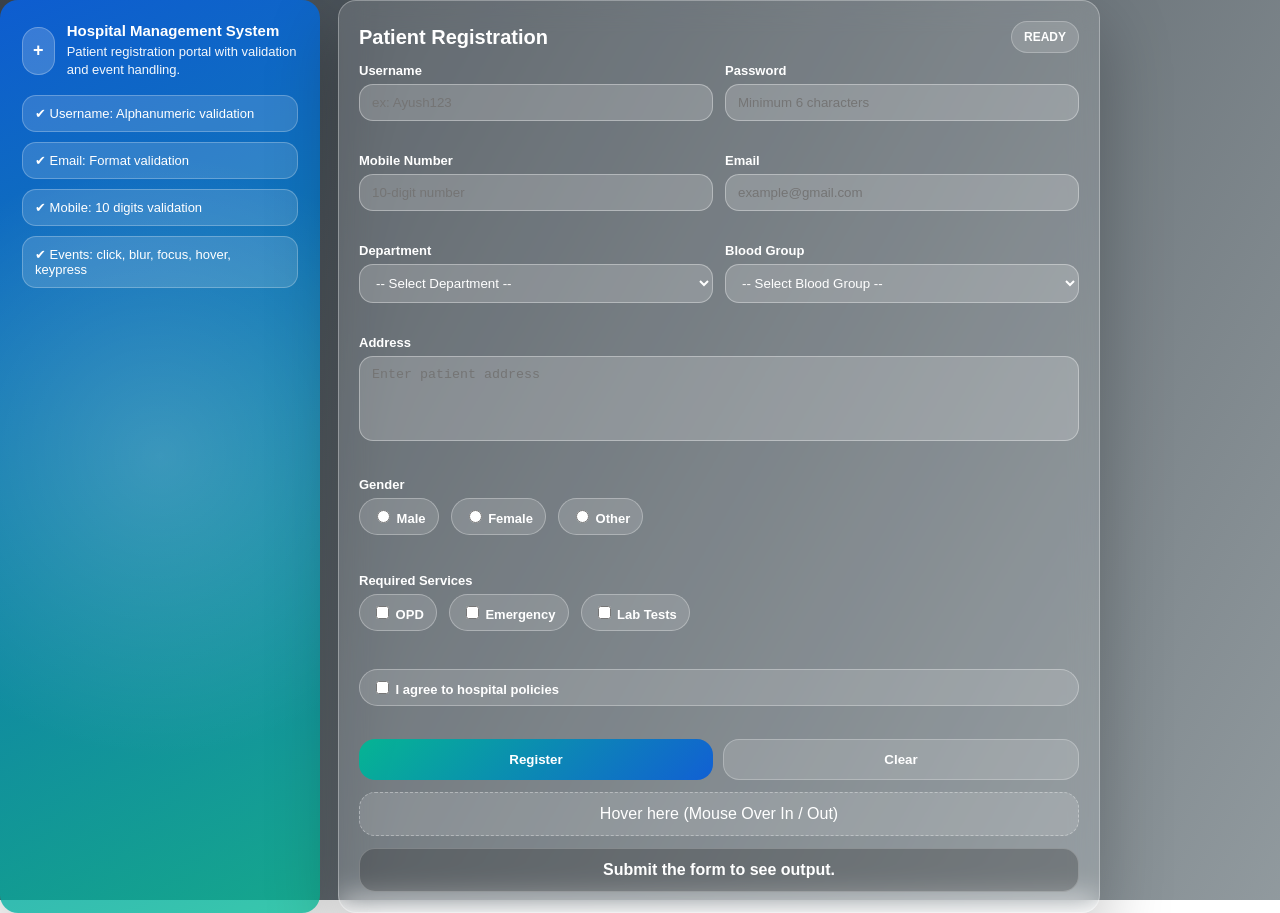
<file: index.html>
<!DOCTYPE html>
<html lang="en">
<head>
  <meta charset="UTF-8" />
  <meta name="viewport" content="width=device-width, initial-scale=1.0" />
  <title>HMS - Patient Registration</title>
  <link rel="stylesheet" href="style.css">

  
</head>

<body>
  <div class="layout">

    <!-- LEFT MOST PANEL -->
    <div class="sidePanel">
      <div class="brand">
        <div class="brandIcon">+</div>
        <div>
          <p class="brandTitle">Hospital Management System</p>
          <p class="brandSub">Patient registration portal with validation and event handling.</p>
        </div>
      </div>

      <div class="miniCards">
        <div class="miniCard">✔ Username: Alphanumeric validation</div>
        <div class="miniCard">✔ Email: Format validation</div>
        <div class="miniCard">✔ Mobile: 10 digits validation</div>
        <div class="miniCard">✔ Events: click, blur, focus, hover, keypress</div>
      </div>
    </div>

    <!-- RIGHT FORM -->
    <div class="formArea">
      <div class="topBar">
        <h2>Patient Registration</h2>
        <div class="statusBadge" id="statusBadge">READY</div>
      </div>

      <form id="regForm" autocomplete="off">
        <div class="grid">

          <div class="field">
            <label>Username</label>
            <input type="text" id="username" placeholder="ex: Ayush123" />
            <div class="msg error" id="userMsg"></div>
          </div>

          <div class="field">
            <label>Password</label>
            <input type="password" id="password" placeholder="Minimum 6 characters" />
            <div class="msg error" id="passMsg"></div>
          </div>

          <div class="field">
            <label>Mobile Number</label>
            <input type="text" id="mobile" maxlength="10" placeholder="10-digit number" />
            <div class="msg error" id="mobileMsg"></div>
          </div>

          <div class="field">
            <label>Email</label>
            <input type="text" id="email" placeholder="example@gmail.com" />
            <div class="msg error" id="emailMsg"></div>
          </div>

          <div class="field">
            <label>Department</label>
            <select id="department">
              <option value="">-- Select Department --</option>
              <option>General Medicine</option>
              <option>Cardiology</option>
              <option>Orthopedics</option>
              <option>Dermatology</option>
              <option>Pediatrics</option>
              <option>ENT</option>
            </select>
            <div class="msg error" id="deptMsg"></div>
          </div>

          <div class="field">
            <label>Blood Group</label>
            <select id="blood">
              <option value="">-- Select Blood Group --</option>
              <option>A+</option>
              <option>A-</option>
              <option>B+</option>
              <option>B-</option>
              <option>O+</option>
              <option>O-</option>
              <option>AB+</option>
              <option>AB-</option>
            </select>
            <div class="msg error" id="bloodMsg"></div>
          </div>

          <div class="field full">
            <label>Address</label>
            <textarea id="address" placeholder="Enter patient address"></textarea>
            <div class="msg error" id="addressMsg"></div>
          </div>

          <div class="field full">
            <label>Gender</label>
            <div class="rowInline">
              <label class="chip"><input type="radio" name="gender" value="Male" /> Male</label>
              <label class="chip"><input type="radio" name="gender" value="Female" /> Female</label>
              <label class="chip"><input type="radio" name="gender" value="Other" /> Other</label>
            </div>
            <div class="msg error" id="genderMsg"></div>
          </div>

          <div class="field full">
            <label>Required Services</label>
            <div class="rowInline">
              <label class="chip"><input type="checkbox" id="srv1" value="OPD" /> OPD</label>
              <label class="chip"><input type="checkbox" id="srv2" value="Emergency" /> Emergency</label>
              <label class="chip"><input type="checkbox" id="srv3" value="Lab Tests" /> Lab Tests</label>
            </div>
            <div class="msg error" id="serviceMsg"></div>
          </div>

          <div class="field full">
            <label class="chip">
              <input type="checkbox" id="terms" />
              I agree to hospital policies
            </label>
            <div class="msg error" id="termsMsg"></div>
          </div>
        </div>

        <div class="actions">
          <button type="submit" class="btn btnPrimary" id="registerBtn">Register</button>
          <button type="button" class="btn btnSecondary" id="resetBtn">Clear</button>
        </div>

        <div class="hoverZone" id="hoverZone">
          Hover here (Mouse Over In / Out)
        </div>

        <div class="finalBox" id="finalMsg">
          Submit the form to see output.
        </div>
      </form>
    </div>
  </div>
<script src="script.js"></script>
  
</body>
</html>
</file>
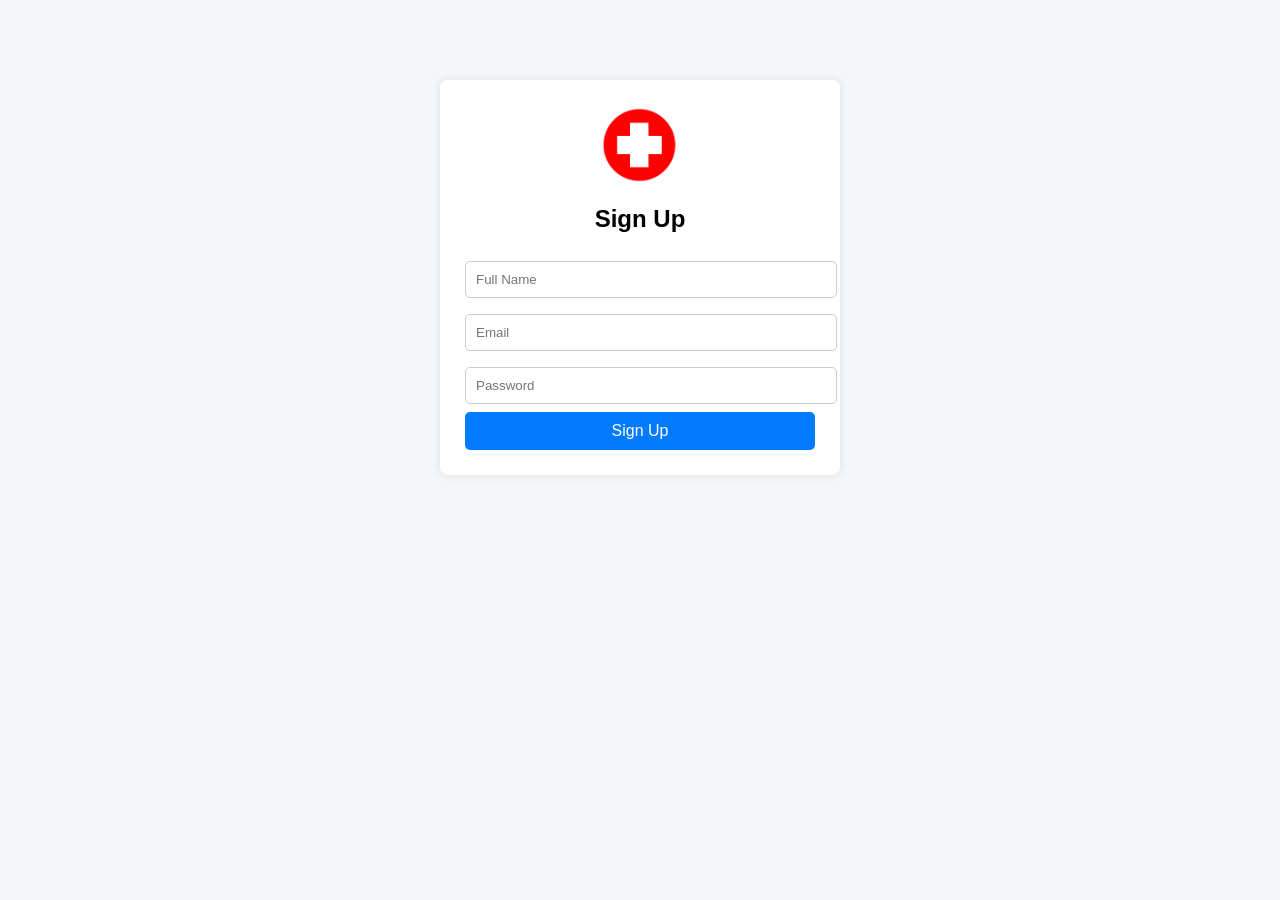
<file: HospitalMSys Ajax/Index.html>
<!DOCTYPE html>
<html>
<head>
    <title>AJAX Sign Up & Login</title>
    <link rel="stylesheet" href="style.css">
</head>
<body>

<div class="container">

    <img src="hospital-logo.png" class="logo">

    <!-- SIGN UP FORM -->
    <div id="signupBox">
        <h2>Sign Up</h2>
        <form id="signupForm">
            <input type="text" id="sname" placeholder="Full Name" required>
            <input type="email" id="semail" placeholder="Email" required>
            <input type="password" id="spassword" placeholder="Password" required>
            <button type="submit">Sign Up</button>
        </form>
    </div>

    <!-- LOGIN FORM (HIDDEN INITIALLY) -->
    <div id="loginBox" style="display:none;">
        <h2>Login</h2>
        <form id="loginForm">
            <input type="email" id="lemail" placeholder="Email" required>
            <input type="password" id="lpassword" placeholder="Password" required>
            <button type="submit">Login</button>
        </form>
        <p id="loginMsg"></p>
    </div>

</div>

<script>
// SIGN UP (AJAX STYLE)
document.getElementById("signupForm").addEventListener("submit", function(e){
    e.preventDefault();

    let user = {
        name: sname.value,
        email: semail.value,
        password: spassword.value
    };

    localStorage.setItem("userData", JSON.stringify(user));

    // AJAX-like UI update
    document.getElementById("signupBox").style.display = "none";
    document.getElementById("loginBox").style.display = "block";
});

// LOGIN
document.getElementById("loginForm").addEventListener("submit", function(e){
    e.preventDefault();

    let user = JSON.parse(localStorage.getItem("userData"));

    if(user && lemail.value === user.email && lpassword.value === user.password){
        localStorage.setItem("loggedIn", "true");
        window.location.href = "hospital.html";
    } else {
        document.getElementById("loginMsg").innerText = "Invalid login details";
    }
});
</script>

</body>
</html>
</file>
<file: style.css>
:root{
  --primary:#0b5ed7;
  --accent:#00b894;
  --text:#0b2230;
  --muted:#60707c;
  --danger:#dc3545;
  --success:#198754;
  --cardBorder: rgba(255,255,255,0.30);
  --shadow: 0 25px 70px rgba(0,0,0,0.25);
}

*{box-sizing:border-box;}

body{
  margin:0;
  font-family:"Segoe UI", Arial, sans-serif;
  min-height:100vh;

  background:
    linear-gradient(120deg, rgba(5,15,25,0.78), rgba(10,30,40,0.45)),
    url("https://images.unsplash.com/photo-1576765608866-5b51046452be?auto=format&fit=crop&w=1600&q=80");

  background-size:cover;
  background-position:center;
  background-attachment:fixed;

  display:flex;
  align-items:center;
  justify-content:flex-start;
  padding:0;
}

/* Layout */
.layout{
  width:100%;
  max-width:1100px;
  display:grid;
  grid-template-columns:320px 1fr;
  gap:18px;
  animation:fadeIn 0.7s ease;
}

@keyframes fadeIn{
  from{opacity:0; transform:translateY(18px);}
  to{opacity:1; transform:translateY(0);}
}

/* Side panel */
.sidePanel{
  border-radius:18px;
  padding:22px;
  background:linear-gradient(160deg, rgba(11,94,215,0.95), rgba(0,184,148,0.78));
  box-shadow:var(--shadow);
  color:#fff;
  position:relative;
  overflow:hidden;
}

.sidePanel::before{
  content:"";
  position:absolute;
  inset:-50px;
  background:radial-gradient(circle, rgba(255,255,255,0.18), transparent 55%);
  animation:pulse 4s ease-in-out infinite;
}

@keyframes pulse{
  0%,100%{transform:translate(-10px,10px);}
  50%{transform:translate(16px,-8px);}
}

.sidePanel *{position:relative;}

.brand{
  display:flex;
  align-items:center;
  gap:12px;
  margin-bottom:16px;
}

.brandIcon{
  width:48px;
  height:48px;
  border-radius:16px;
  display:grid;
  place-items:center;
  font-weight:900;
  font-size:18px;
  background:rgba(255,255,255,0.18);
  border:1px solid rgba(255,255,255,0.25);
}

.brandTitle{
  font-weight:800;
  font-size:15px;
  margin:0;
}

.brandSub{
  margin:4px 0 0 0;
  font-size:13px;
  opacity:0.95;
  line-height:1.4;
}

.miniCards{
  display:grid;
  gap:10px;
  margin-top:14px;
}

.miniCard{
  background:rgba(255,255,255,0.14);
  border:1px solid rgba(255,255,255,0.25);
  border-radius:14px;
  padding:10px 12px;
  font-size:13px;
  transition:transform 0.25s ease;
}

.miniCard:hover{
  transform:translateY(-3px);
}

/* Form area */
.formArea{
  border-radius:18px;
  padding:20px;
  background:rgba(255,255,255,0.12);
  border:1px solid var(--cardBorder);
  box-shadow:var(--shadow);
  backdrop-filter:blur(14px);
}

.topBar{
  display:flex;
  align-items:center;
  justify-content:space-between;
  gap:10px;
  margin-bottom:10px;
}

.topBar h2{
  margin:0;
  color:#fff;
  font-size:20px;
}

.statusBadge{
  padding:8px 12px;
  border-radius:999px;
  background:rgba(255,255,255,0.14);
  border:1px solid rgba(255,255,255,0.25);
  color:#fff;
  font-size:12px;
  font-weight:700;
}

.grid{
  margin-top:10px;
  display:grid;
  grid-template-columns:1fr 1fr;
  gap:12px;
}

.field label{
  color:#fff;
  font-size:13px;
  font-weight:800;
  display:block;
  margin-bottom:6px;
}

input[type="text"],
input[type="password"],
textarea,
select{
  width:100%;
  padding:10px 12px;
  border-radius:14px;
  border:1px solid rgba(255,255,255,0.35);
  background:rgba(255,255,255,0.18);
  color:#fff;
}

textarea{height:85px; resize:none;}

.full{grid-column:1/-1;}

.focusGlow{
  border-color:rgba(0,184,148,0.90) !important;
  box-shadow:0 0 0 4px rgba(0,184,148,0.20);
}

.rowInline{
  display:flex;
  gap:12px;
  flex-wrap:wrap;
}

.chip{
  padding:8px 12px;
  border-radius:999px;
  background:rgba(255,255,255,0.14);
  border:1px solid rgba(255,255,255,0.30);
  color:#fff;
  cursor:pointer;
}

.msg{
  margin-top:5px;
  min-height:15px;
  font-size:12px;
}

.msg.error{color:#ffd6d6;}
.msg.success{color:#d1ffe9;}

.actions{
  display:flex;
  gap:10px;
  margin-top:12px;
}

.btn{
  border:none;
  padding:12px 14px;
  border-radius:16px;
  cursor:pointer;
  font-weight:900;
  flex:1;
}

.btnPrimary{
  background:linear-gradient(135deg, rgba(0,184,148,0.95), rgba(11,94,215,0.95));
  color:#fff;
}

.btnSecondary{
  background:rgba(255,255,255,0.14);
  border:1px solid rgba(255,255,255,0.25);
  color:#fff;
}

.hoverZone{
  margin-top:12px;
  padding:12px;
  text-align:center;
  border-radius:16px;
  background:rgba(255,255,255,0.13);
  border:1px dashed rgba(255,255,255,0.35);
  color:#fff;
}

.finalBox{
  margin-top:12px;
  padding:12px;
  border-radius:16px;
  background:rgba(0,0,0,0.22);
  border:1px solid rgba(255,255,255,0.22);
  color:#fff;
  text-align:center;
  font-weight:800;
}

@media(max-width:900px){
  .layout{grid-template-columns:1fr;}
}
</file>
<file: HospitalMSys Ajax/style.css>
.logo {
    display: block;
    margin: 0 auto 15px;
    width: 80px;
}
body {
    font-family: Arial, sans-serif;
    background: #f4f6f8;
}

.container {
    width: 350px;
    margin: 80px auto;
    background: white;
    padding: 25px;
    border-radius: 8px;
    box-shadow: 0 0 10px rgba(0,0,0,0.1);
}

h2 {
    text-align: center;
    margin-bottom: 20px;
}

input {
    width: 100%;
    padding: 10px;
    margin: 8px 0;
    border: 1px solid #ccc;
    border-radius: 5px;
}

button {
    width: 100%;
    padding: 10px;
    background: #007bff;
    border: none;
    color: white;
    font-size: 16px;
    border-radius: 5px;
    cursor: pointer;
}

button:hover {
    background: #0056b3;
}

p {
    text-align: center;
    margin-top: 15px;
}

a {
    text-decoration: none;
    color: #007bff;
    font-weight: bold;
}
</file>
